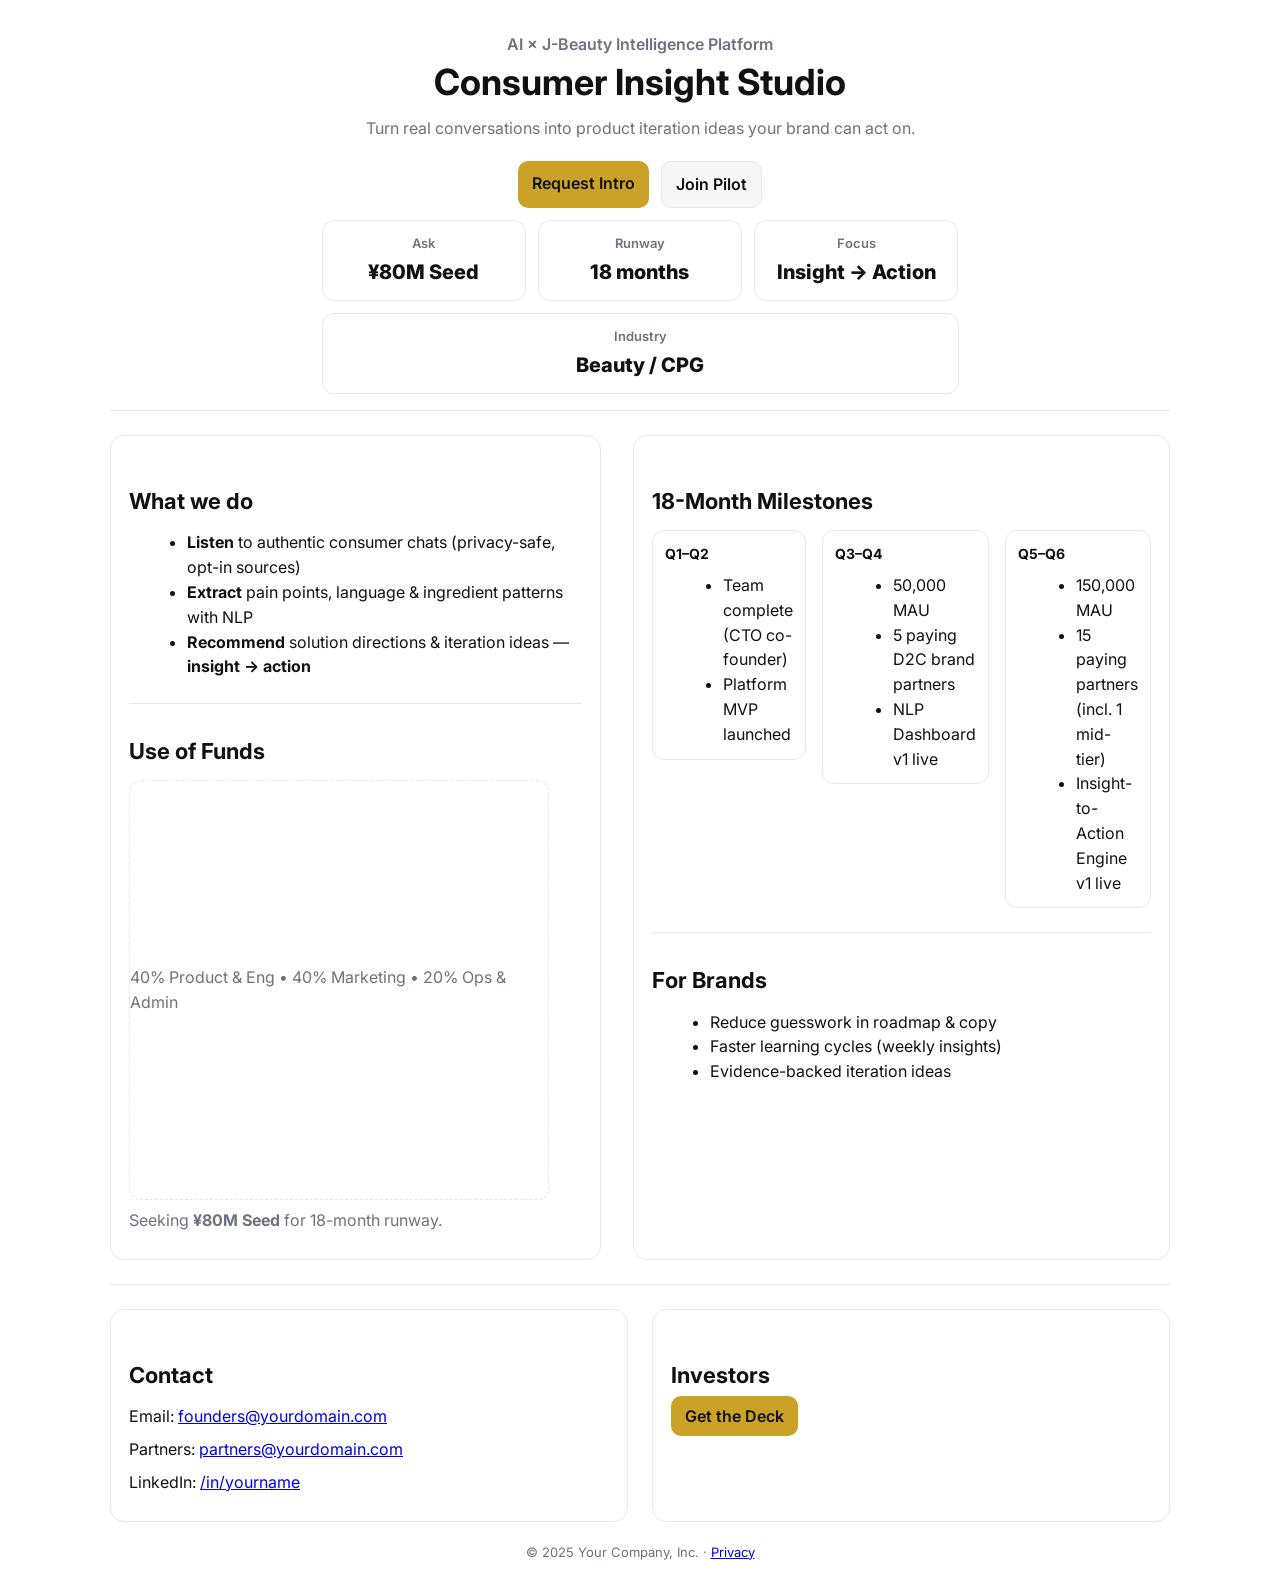
<file: website.html>
<!doctype html>
<html lang="en">
<head>
<meta charset="utf-8">
<meta name="viewport" content="width=device-width,initial-scale=1">
<title>Consumer Insight Studio — AI × J-Beauty</title>
<meta name="description" content="AI consumer insight platform for J-Beauty brands—turn real conversations into iteration ideas and actions.">
<link rel="preconnect" href="https://fonts.googleapis.com">
<link href="https://fonts.googleapis.com/css2?family=Inter:wght@400;600;800&display=swap" rel="stylesheet">
<style>
:root{
  --bg:#ffffff; --text:#111111; --muted:#6B7280; --line:#E5E7EB; --gold:#C9A227;
}
*{box-sizing:border-box} body{margin:0;background:var(--bg);color:var(--text);font:16px/1.55 Inter,system-ui,-apple-system,Segoe UI,Roboto,Helvetica,Arial}
.wrap{max-width:1100px;margin:0 auto;padding:32px 20px}
h1{font-size:36px;line-height:1.1;margin:6px 0 6px}
h2{font-size:22px;margin:30px 0 12px}
p{margin:8px 0;color:var(--text)}
.muted{color:var(--muted)}
.top{display:flex;flex-direction:column;align-items:center;text-align:center;border-bottom:1px solid var(--line);padding-bottom:16px}
.ctas{display:flex;gap:12px;margin-top:12px;flex-wrap:wrap}
.btn{padding:10px 14px;border-radius:10px;border:1px solid var(--line);background:#f7f7f7;color:var(--text);text-decoration:none;font-weight:600}
.btn.gold{background:var(--gold);color:#111;border:none}
.grid{display:grid;grid-template-columns:1.1fr .9fr;gap:32px;margin-top:24px}
.card{border:1px solid var(--line);border-radius:14px;padding:18px}
.kpi{display:flex;gap:12px;flex-wrap:wrap;margin-top:12px}
.kpi .item{flex:1 1 200px;border:1px solid var(--line);border-radius:12px;padding:12px}
.kpi .item h3{margin:0 0 4px;font-size:13px;color:var(--muted);font-weight:600}
.kpi .item .v{font-size:20px;font-weight:800}
.seprow{display:grid;grid-template-columns:1fr 1fr;gap:24px}
ul{margin:8px 0 0 18px}
hr{border:none;border-top:1px solid var(--line);margin:24px 0}
.timeline{display:flex;gap:16px;align-items:flex-start;margin-top:8px}
.node{flex:1;border:1px solid var(--line);border-radius:12px;padding:12px}
.node h4{margin:0 0 6px;font-size:14px;color:#111}
.pie{width:100%;max-width:420px;aspect-ratio:1;border:1px dashed var(--line);border-radius:12px;display:flex;align-items:center;justify-content:center;color:var(--muted)}
.footer{font-size:13px;color:var(--muted);text-align:center;margin:20px 0 0}
@media (max-width:960px){.grid,.seprow{grid-template-columns:1fr}}
</style>
</head>
<body>
  <div class="wrap">
    <div class="top">
      <div class="muted" style="font-weight:600;">AI × J-Beauty Intelligence Platform</div>
      <h1>Consumer Insight Studio</h1>
      <p class="muted">Turn real conversations into product iteration ideas your brand can act on.</p>
      <div class="ctas">
        <a class="btn gold" href="mailto:founders@yourdomain.com?subject=Intro">Request Intro</a>
        <a class="btn" href="#investors">Join Pilot</a>
      </div>
      <div class="kpi">
        <div class="item"><h3>Ask</h3><div class="v">¥80M Seed</div></div>
        <div class="item"><h3>Runway</h3><div class="v">18 months</div></div>
        <div class="item"><h3>Focus</h3><div class="v">Insight → Action</div></div>
        <div class="item"><h3>Industry</h3><div class="v">Beauty / CPG</div></div>
      </div>
    </div>

    <div class="grid">
      <div class="card">
        <h2>What we do</h2>
        <ul>
          <li><b>Listen</b> to authentic consumer chats (privacy-safe, opt-in sources)</li>
          <li><b>Extract</b> pain points, language & ingredient patterns with NLP</li>
          <li><b>Recommend</b> solution directions & iteration ideas — <b>insight → action</b></li>
        </ul>
        <hr>
        <h2 id="investors">Use of Funds</h2>
        <div class="pie">40% Product & Eng • 40% Marketing • 20% Ops & Admin</div>
        <p class="muted" style="margin-top:8px">Seeking <b>¥80M Seed</b> for 18-month runway.</p>
      </div>

      <div class="card">
        <h2>18-Month Milestones</h2>
        <div class="timeline">
          <div class="node">
            <h4>Q1–Q2</h4>
            <ul>
              <li>Team complete (CTO co-founder)</li>
              <li>Platform MVP launched</li>
            </ul>
          </div>
          <div class="node">
            <h4>Q3–Q4</h4>
            <ul>
              <li>50,000 MAU</li>
              <li>5 paying D2C brand partners</li>
              <li>NLP Dashboard v1 live</li>
            </ul>
          </div>
          <div class="node">
            <h4>Q5–Q6</h4>
            <ul>
              <li>150,000 MAU</li>
              <li>15 paying partners (incl. 1 mid-tier)</li>
              <li>Insight-to-Action Engine v1 live</li>
            </ul>
          </div>
        </div>
        <hr>
        <h2>For Brands</h2>
        <ul>
          <li>Reduce guesswork in roadmap & copy</li>
          <li>Faster learning cycles (weekly insights)</li>
          <li>Evidence-backed iteration ideas</li>
        </ul>
      </div>
    </div>

    <hr>
    <div class="seprow">
      <div class="card">
        <h2>Contact</h2>
        <p>Email: <a href="mailto:founders@yourdomain.com">founders@yourdomain.com</a></p>
        <p>Partners: <a href="mailto:partners@yourdomain.com">partners@yourdomain.com</a></p>
        <p>LinkedIn: <a href="#">/in/yourname</a></p>
      </div>
      <div class="card">
        <h2>Investors</h2>
        <p><a class="btn gold" href="#">Get the Deck</a></p>
      </div>
    </div>

    <div class="footer">© 2025 Your Company, Inc. · <a href="#">Privacy</a></div>
  </div>
</body>
</html>
</file>
